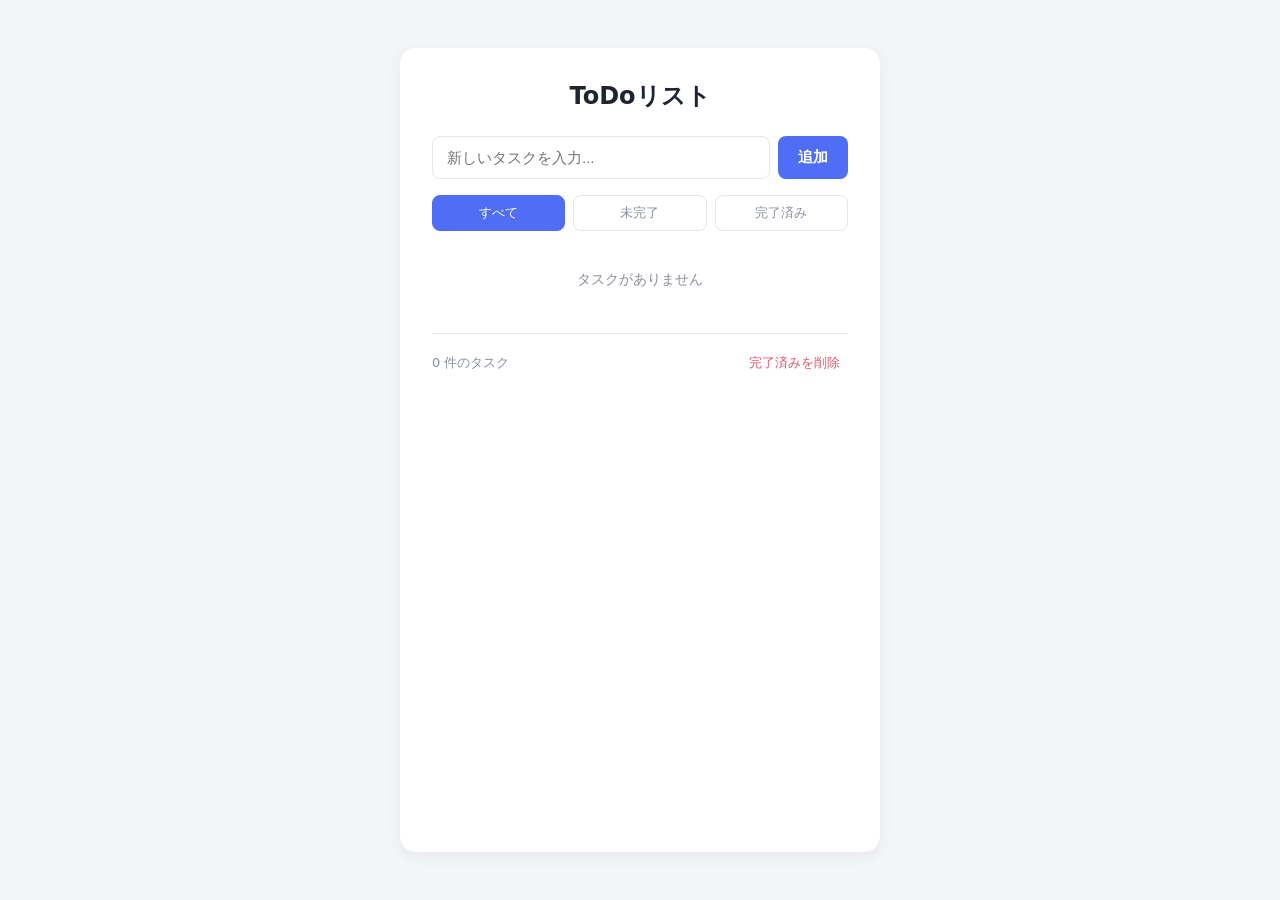
<file: 260921_todo-app/index.html>
<!DOCTYPE html>
<html lang="ja">
<head>
<meta charset="UTF-8">
<meta name="viewport" content="width=device-width, initial-scale=1.0">
<title>ToDoリスト</title>
<link rel="stylesheet" href="style.css">
</head>
<body>
  <div class="app">
    <h1>ToDoリスト</h1>

    <form id="todo-form" class="todo-form">
      <input
        type="text"
        id="todo-input"
        class="todo-input"
        placeholder="新しいタスクを入力..."
        autocomplete="off"
      >
      <button type="submit" class="add-btn">追加</button>
    </form>

    <div class="filters">
      <button class="filter-btn active" data-filter="all">すべて</button>
      <button class="filter-btn" data-filter="active">未完了</button>
      <button class="filter-btn" data-filter="completed">完了済み</button>
    </div>

    <ul id="todo-list" class="todo-list"></ul>

    <p id="empty-message" class="empty-message">タスクがありません</p>

    <div class="footer">
      <span id="items-left">0 件のタスク</span>
      <button id="clear-completed" class="clear-btn">完了済みを削除</button>
    </div>
  </div>

  <script src="script.js"></script>
</body>
</html>
</file>
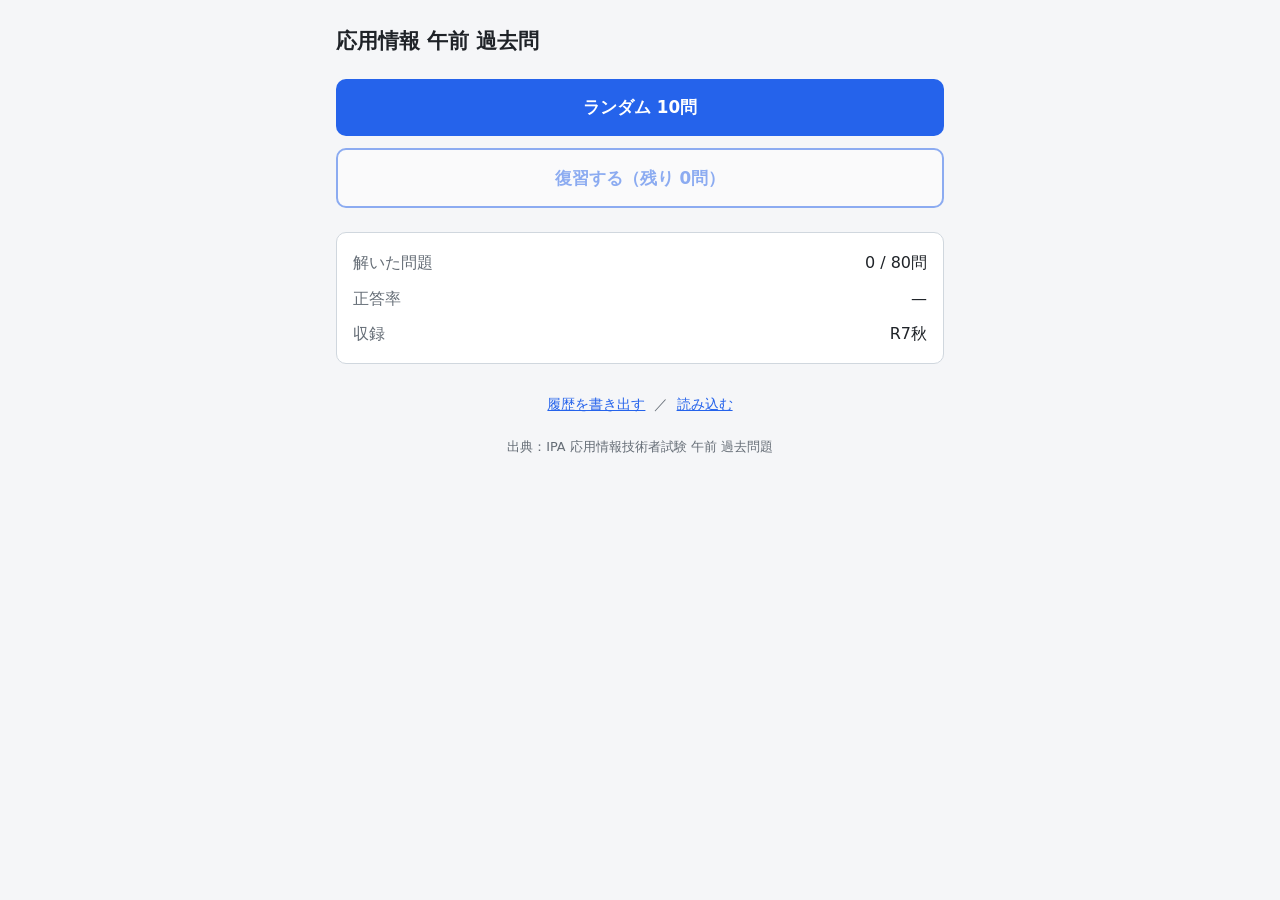
<file: 260926_kakomon-app/index.html>
<!DOCTYPE html>
<html lang="ja">
<head>
  <meta charset="UTF-8">
  <meta name="viewport" content="width=device-width, initial-scale=1.0">
  <meta name="theme-color" content="#2563eb">
  <title>応用情報 午前 過去問</title>
  <link rel="manifest" href="manifest.webmanifest">
  <link rel="icon" href="icon-192.png">
  <link rel="apple-touch-icon" href="icon-192.png">
  <link rel="stylesheet" href="style.css">
  <script type="module" src="app.js"></script>
</head>
<body>
  <!-- ホーム -->
  <section id="home" class="screen" hidden>
    <h1>応用情報 午前 過去問</h1>
    <div class="main-actions">
      <button id="startRandom" class="primary big">ランダム 10問</button>
      <button id="startReview" class="secondary big">復習する（残り <span id="reviewCount">0</span>問）</button>
    </div>
    <dl class="stats">
      <div><dt>解いた問題</dt><dd><span id="answeredCount">0</span> / <span id="totalCount">0</span>問</dd></div>
      <div><dt>正答率</dt><dd id="accuracy">—</dd></div>
      <div><dt>収録</dt><dd id="exams"></dd></div>
    </dl>
    <div class="backup">
      <button id="exportBtn" class="link">履歴を書き出す</button>
      <span aria-hidden="true">／</span>
      <button id="importBtn" class="link">読み込む</button>
      <input id="importFile" type="file" accept="application/json,.json" hidden>
    </div>
    <p class="source">出典：IPA 応用情報技術者試験 午前 過去問題</p>
  </section>

  <!-- 出題 -->
  <section id="quiz" class="screen" hidden>
    <div class="quiz-header">
      <span id="progress"></span>
      <span id="origin" class="origin"></span>
      <button id="quitBtn" class="link">中断</button>
    </div>
    <p id="questionText" class="question"></p>
    <div id="figures" class="figures"></div>
    <div id="choices" class="choices"></div>
    <p id="feedback" class="feedback" hidden></p>
    <button id="nextBtn" class="primary big" hidden>次へ</button>
  </section>

  <!-- 結果 -->
  <section id="result" class="screen" hidden>
    <h2 id="score" class="score"></h2>
    <div id="resultList" class="result-list"></div>
    <div class="result-actions">
      <button id="againBtn" class="primary big">もう1セット</button>
      <button id="toReviewBtn" class="secondary big">復習へ</button>
      <button id="homeBtn" class="link">ホームへ</button>
    </div>
  </section>

  <p id="loading" class="loading">読み込み中…</p>

  <!-- 図の拡大表示 -->
  <div id="zoom" class="zoom" hidden><img id="zoomImg" alt=""></div>
</body>
</html>
</file>
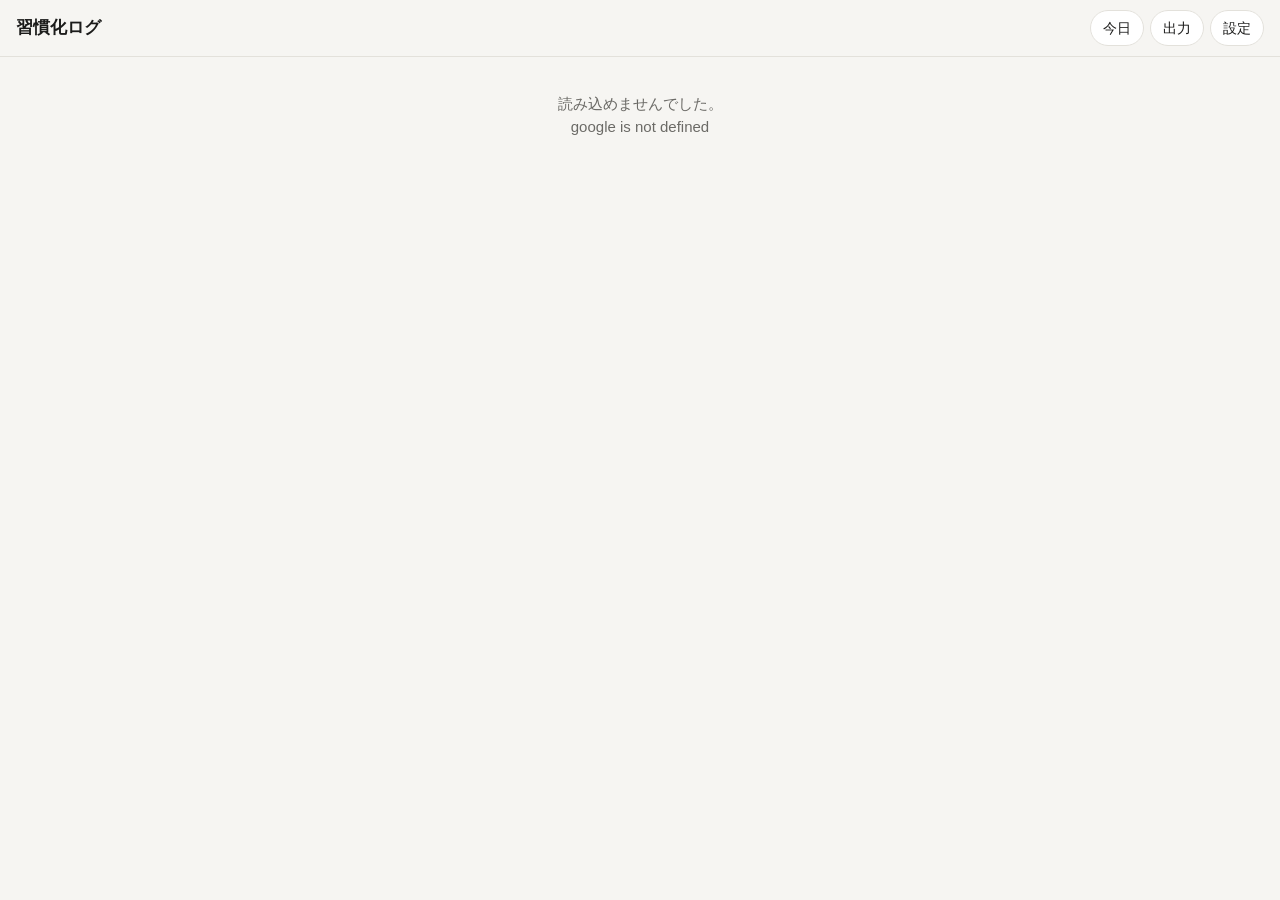
<file: 261003_習慣化＆日記ロガー/gas/index.html>
<!DOCTYPE html>
<html lang="ja">
<head>
<base target="_top">
<meta charset="utf-8">
<meta name="viewport" content="width=device-width, initial-scale=1, viewport-fit=cover">
<title>習慣化ログ</title>
<style>
:root {
  color-scheme: light;
  --bg: #f6f5f2;
  --surface: #ffffff;
  --text: #1b1b1a;
  --muted: #6b6a66;
  --line: #e3e1db;
  --accent: #2a78d6;
  --accent-soft: #e6effb;
  --dot: #9a9893;
  --hl: #fff1bf;
  --hl-mark: #d9a300;
  --danger: #c4332f;
  --ok: #1d7d4f;
  --sat: #2a6fbf;
  --sun: #c4332f;
}
@media (prefers-color-scheme: dark) {
  :root:not([data-theme="light"]) {
    color-scheme: dark;
    --bg: #121211;
    --surface: #1c1c1b;
    --text: #f2f2ee;
    --muted: #a9a8a0;
    --line: #34332f;
    --accent: #3987e5;
    --accent-soft: #1d2d42;
    --dot: #807f78;
    --hl: #4a3c0c;
    --hl-mark: #e3b52e;
    --danger: #ef6a66;
    --ok: #4cc28a;
    --sat: #7fb0ec;
    --sun: #ef7d79;
  }
}
:root[data-theme="dark"] {
  color-scheme: dark;
  --bg: #121211;
  --surface: #1c1c1b;
  --text: #f2f2ee;
  --muted: #a9a8a0;
  --line: #34332f;
  --accent: #3987e5;
  --accent-soft: #1d2d42;
  --dot: #807f78;
  --hl: #4a3c0c;
  --hl-mark: #e3b52e;
  --danger: #ef6a66;
  --ok: #4cc28a;
  --sat: #7fb0ec;
  --sun: #ef7d79;
}
* { box-sizing: border-box; }
html { -webkit-text-size-adjust: 100%; }
body {
  margin: 0;
  background: var(--bg);
  color: var(--text);
  font-family: -apple-system, BlinkMacSystemFont, "Hiragino Sans", "Hiragino Kaku Gothic ProN", "Noto Sans JP", sans-serif;
  font-size: 15px;
  line-height: 1.5;
  padding-bottom: calc(24px + env(safe-area-inset-bottom));
}
button, input, textarea { font: inherit; color: inherit; }
button { cursor: pointer; }
[hidden] { display: none !important; }

.bar {
  position: sticky; top: 0; z-index: 5;
  display: flex; align-items: center; justify-content: space-between; gap: 8px;
  padding: calc(10px + env(safe-area-inset-top)) 16px 10px;
  background: color-mix(in srgb, var(--bg) 92%, transparent);
  backdrop-filter: blur(8px); -webkit-backdrop-filter: blur(8px);
  border-bottom: 1px solid var(--line);
}
.bar h1 { margin: 0; font-size: 17px; }
.bar-actions { display: flex; gap: 6px; }
.btn {
  border: 1px solid var(--line); background: var(--surface);
  border-radius: 999px; padding: 6px 12px; font-size: 14px; min-height: 36px;
}
.btn.primary { background: var(--accent); border-color: var(--accent); color: #fff; font-weight: 600; }
.btn:disabled { opacity: .45; cursor: default; }

main { max-width: 720px; margin: 0 auto; padding: 12px 16px; display: grid; gap: 12px; }
.card { background: var(--surface); border: 1px solid var(--line); border-radius: 14px; padding: 14px; min-width: 0; }
.card h2 { margin: 0; font-size: 16px; }
.muted { color: var(--muted); }
.hint { margin: 4px 0 8px; font-size: 12px; color: var(--muted); }
.message { padding: 24px 4px; text-align: center; color: var(--muted); white-space: pre-wrap; }

/* 数値 */
.stats { display: grid; grid-template-columns: repeat(3, 1fr); gap: 8px; margin-bottom: 12px; }
.stat { background: var(--bg); border-radius: 10px; padding: 8px 10px; }
.stat .label { font-size: 12px; color: var(--muted); }
.stat .value { font-size: 22px; font-weight: 700; font-variant-numeric: tabular-nums; line-height: 1.2; }
.stat .sub { font-size: 12px; color: var(--muted); }

/* グラフ */
.chart-head { display: flex; align-items: center; justify-content: space-between; gap: 8px; flex-wrap: wrap; }
.seg { display: inline-flex; border: 1px solid var(--line); border-radius: 999px; padding: 2px; }
.seg button { border: 0; background: none; border-radius: 999px; padding: 4px 12px; font-size: 13px; min-height: 30px; color: var(--muted); }
.seg button[aria-selected="true"] { background: var(--accent-soft); color: var(--text); font-weight: 600; }
.legend { display: flex; gap: 14px; font-size: 12px; color: var(--muted); margin: 8px 0 2px; }
.legend span { display: inline-flex; align-items: center; gap: 5px; }
.lg-dot { width: 8px; height: 8px; border-radius: 50%; background: var(--dot); }
.lg-line { width: 16px; height: 2px; border-radius: 1px; background: var(--accent); }
.chart { position: relative; height: 200px; touch-action: pan-y; }
.chart svg { display: block; width: 100%; height: 100%; }
.chart .grid { stroke: var(--line); stroke-width: 1; }
.chart .axis { fill: var(--muted); font-size: 11px; }
.chart .ma { fill: none; stroke: var(--accent); stroke-width: 2; stroke-linejoin: round; stroke-linecap: round; }
.chart .pt { fill: var(--dot); stroke: var(--surface); stroke-width: 1.5; }
.chart .pt.live { fill: var(--surface); stroke: var(--dot); stroke-width: 2; }
.chart .cross { stroke: var(--muted); stroke-width: 1; stroke-dasharray: 3 3; }
.chart .hma { fill: var(--accent); stroke: var(--surface); stroke-width: 2; }
.tip {
  position: absolute; top: 0; pointer-events: none;
  background: var(--surface); border: 1px solid var(--line); border-radius: 8px;
  box-shadow: 0 4px 14px rgba(0,0,0,.12);
  padding: 6px 9px; font-size: 12px; line-height: 1.45; white-space: nowrap;
}
.tip b { font-variant-numeric: tabular-nums; }

/* 表 */
.table-wrap { max-height: 380px; overflow: auto; border: 1px solid var(--line); border-radius: 10px; -webkit-overflow-scrolling: touch; }
table.grid { border-collapse: separate; border-spacing: 0; width: 100%; font-size: 13px; }
.grid th, .grid td { border-bottom: 1px solid var(--line); text-align: center; padding: 0; }
.grid thead th {
  position: sticky; top: 0; z-index: 2; background: var(--surface);
  font-size: 11px; font-weight: 600; color: var(--muted); padding: 6px 3px; line-height: 1.25;
  min-width: 52px; max-width: 72px; word-break: break-all; vertical-align: bottom;
}
.grid .dcol { position: sticky; left: 0; z-index: 1; background: var(--surface); text-align: left; padding: 0 6px; min-width: 64px; white-space: nowrap; font-weight: 400; }
.grid thead .dcol { z-index: 3; }
.grid .rcol { min-width: 42px; color: var(--muted); font-variant-numeric: tabular-nums; font-size: 12px; }
.grid tbody td, .grid tbody th { height: 38px; }
.grid tr.wk > * { border-bottom: 2px solid var(--line); }
.grid tr.live > * { background: var(--accent-soft); }
.grid .wd { font-size: 11px; color: var(--muted); margin-left: 3px; }
.grid .w6 { color: var(--sat); }
.grid .w0 { color: var(--sun); }
.grid .live-tag { font-size: 10px; color: var(--accent); margin-left: 4px; font-weight: 700; }
.grid td.ok { color: var(--accent); font-weight: 700; font-size: 15px; }
.grid td .no { color: var(--line); }
.grid td.na { color: var(--muted); opacity: .5; }
.grid td.hc { background: var(--hl); position: relative; cursor: pointer; }
.grid tr.live td.hc { background: var(--hl); }
.grid td.hc::after {
  content: ""; position: absolute; top: 0; right: 0;
  border-style: solid; border-width: 0 9px 9px 0; border-color: transparent var(--hl-mark) transparent transparent;
}
.more { margin-top: 8px; width: 100%; }

/* 今日の入力 */
.input-head { display: flex; align-items: baseline; justify-content: space-between; gap: 8px; margin-bottom: 6px; }
.entry { border-top: 1px solid var(--line); padding: 10px 0; }
.entry:first-child { border-top: 0; }
.check { display: flex; align-items: center; gap: 10px; min-height: 40px; cursor: pointer; }
.check input { width: 24px; height: 24px; margin: 0; accent-color: var(--accent); flex: none; }
.check .name { font-weight: 600; font-size: 16px; }
.entry textarea {
  display: block; width: 100%; margin-top: 6px; resize: none; overflow: hidden;
  border: 1px solid var(--line); border-radius: 10px; background: var(--bg);
  padding: 8px 10px; font-size: 16px; line-height: 1.5; min-height: 42px;
}
.entry textarea:focus { outline: 2px solid var(--accent); outline-offset: -1px; }
.status { font-size: 12px; color: var(--muted); min-height: 18px; margin-top: 3px; text-align: right; }
.status.err { color: var(--danger); cursor: pointer; text-decoration: underline; }
.status.ok { color: var(--ok); }

/* 設定・出力（全画面シート） */
.sheet { position: fixed; inset: 0; z-index: 20; background: var(--bg); overflow: auto; -webkit-overflow-scrolling: touch; }
.sheet-head {
  position: sticky; top: 0; z-index: 1; display: flex; align-items: center; justify-content: space-between;
  padding: calc(10px + env(safe-area-inset-top)) 16px 10px; background: var(--bg); border-bottom: 1px solid var(--line);
}
.sheet-head h2 { margin: 0; font-size: 17px; }
.sheet-body { max-width: 720px; margin: 0 auto; padding: 12px 16px calc(24px + env(safe-area-inset-bottom)); display: grid; gap: 12px; }
.sheet.busy .sheet-body { opacity: .6; pointer-events: none; }
.items { list-style: none; margin: 8px 0 0; padding: 0; }
.items li { display: flex; align-items: center; gap: 6px; padding: 6px 0; border-top: 1px solid var(--line); }
.items li:first-child { border-top: 0; }
.items input { flex: 1; min-width: 0; border: 1px solid var(--line); border-radius: 8px; padding: 8px 10px; background: var(--surface); font-size: 16px; }
.icon { border: 1px solid var(--line); background: var(--surface); border-radius: 8px; min-width: 38px; min-height: 38px; font-size: 15px; }
.icon:disabled { opacity: .35; }
.icon.danger { color: var(--danger); padding: 0 8px; font-size: 13px; }
.add-row { display: flex; gap: 6px; margin-top: 10px; }
.add-row input { flex: 1; min-width: 0; border: 1px solid var(--line); border-radius: 8px; padding: 8px 10px; background: var(--surface); font-size: 16px; }
.ended li { display: block; color: var(--muted); font-size: 14px; }
.field { display: grid; grid-template-columns: auto 1fr; align-items: center; gap: 8px 12px; margin-top: 10px; }
.field input { border: 1px solid var(--line); border-radius: 8px; padding: 8px 10px; background: var(--surface); font-size: 16px; min-width: 0; width: 100%; }
.result { margin-top: 10px; font-size: 14px; word-break: break-all; }
a { color: var(--accent); }

/* コメント表示 */
.modal { position: fixed; inset: 0; z-index: 30; background: rgba(0,0,0,.4); display: flex; align-items: flex-end; justify-content: center; padding: 16px; }
.modal-box {
  background: var(--surface); border-radius: 16px; width: 100%; max-width: 560px; max-height: 75vh; overflow: auto;
  padding: 16px; margin-bottom: env(safe-area-inset-bottom);
}
.modal-box h3 { margin: 0 0 2px; font-size: 16px; }
.modal-box .meta { font-size: 13px; color: var(--muted); margin-bottom: 10px; }
.modal-box .body { white-space: pre-wrap; word-break: break-word; font-size: 15px; }
.modal-box .btn { margin-top: 14px; width: 100%; }

.toast {
  position: fixed; left: 50%; bottom: calc(20px + env(safe-area-inset-bottom)); transform: translateX(-50%);
  z-index: 40; background: var(--text); color: var(--bg); border-radius: 10px; padding: 10px 14px;
  font-size: 14px; max-width: calc(100% - 32px); box-shadow: 0 6px 20px rgba(0,0,0,.2);
}
</style>
</head>
<body>
<header class="bar">
  <h1>習慣化ログ</h1>
  <div class="bar-actions">
    <button class="btn" id="btnToday" type="button">今日</button>
    <button class="btn" id="btnExport" type="button">出力</button>
    <button class="btn" id="btnSettings" type="button">設定</button>
  </div>
</header>

<main>
  <div class="message" id="message">読み込み中…</div>

  <section class="card" id="dash" hidden>
    <div class="stats" id="stats"></div>
    <div class="chart-head">
      <h2>達成率</h2>
      <div class="seg" role="tablist" id="rangeTabs">
        <button type="button" role="tab" data-range="7">7日</button>
        <button type="button" role="tab" data-range="30">30日</button>
        <button type="button" role="tab" data-range="90">90日</button>
      </div>
    </div>
    <div class="legend"><span><i class="lg-dot"></i>日別</span><span><i class="lg-line"></i>7日移動平均</span></div>
    <div class="chart" id="chart"></div>
  </section>

  <section class="card" id="tableCard" hidden>
    <h2>日ごとの状況</h2>
    <p class="hint">✓＝実施。黄色のセルはコメントあり（タップで表示）</p>
    <div class="table-wrap"><table class="grid" id="grid"></table></div>
    <button class="btn more" id="more" type="button">もっと見る</button>
  </section>

  <section class="card" id="input" hidden>
    <div class="input-head">
      <h2>今日の記録</h2>
      <span class="muted" id="todayLabel"></span>
    </div>
    <div id="entries"></div>
    <p class="hint">入力は自動で保存されます。23:59 で確定し、翌日は空欄から始まります。</p>
  </section>
</main>

<div class="sheet" id="settingsSheet" hidden>
  <div class="sheet-head"><h2>設定</h2><button class="btn" type="button" data-close>閉じる</button></div>
  <div class="sheet-body">
    <section class="card">
      <h2>項目</h2>
      <p class="hint">名前を書き換えて欄の外をタップすると保存されます。「終了」した項目は明日から入力欄と達成率の計算から外れます（過去の記録は残ります）。</p>
      <ul class="items" id="itemList"></ul>
      <div class="add-row">
        <input id="newItem" type="text" maxlength="30" placeholder="新しい項目名" enterkeyhint="done">
        <button class="btn primary" id="addItem" type="button">追加</button>
      </div>
    </section>
    <section class="card" id="endedCard">
      <h2>終了した項目</h2>
      <ul class="items ended" id="endedList"></ul>
    </section>
  </div>
</div>

<div class="sheet" id="exportSheet" hidden>
  <div class="sheet-head"><h2>CSV出力</h2><button class="btn" type="button" data-close>閉じる</button></div>
  <div class="sheet-body">
    <section class="card">
      <h2>期間を指定して出力</h2>
      <p class="hint">Google Drive の「習慣化ログ」フォルダに保存します。今日の分は入力中の内容で出力します。</p>
      <div class="field">
        <label for="from">開始日</label><input id="from" type="date">
        <label for="to">終了日</label><input id="to" type="date">
      </div>
      <button class="btn primary more" id="doExport" type="button">出力する</button>
      <div class="result" id="exportResult"></div>
    </section>
    <section class="card">
      <h2>週次の自動出力</h2>
      <p class="hint" id="weeklyInfo"></p>
      <a id="folderLink" target="_blank" rel="noopener">「習慣化ログ」フォルダを開く</a>
    </section>
  </div>
</div>

<div class="modal" id="commentModal" hidden>
  <div class="modal-box" role="dialog" aria-modal="true" aria-labelledby="cmTitle">
    <h3 id="cmTitle"></h3>
    <div class="meta" id="cmMeta"></div>
    <div class="body" id="cmBody"></div>
    <button class="btn" type="button" data-close>閉じる</button>
  </div>
</div>

<div class="toast" id="toast" hidden></div>

<script>
(function () {
  'use strict';

  var S = {
    data: null,       // サーバーから受け取った全データ
    range: 30,        // グラフの期間
    tableLimit: 30,   // 表に出す日数
    drafts: {},       // 今日の入力のうち、まだサーバーに保存し終えていないもの
    sv: {},           // 項目ごとの保存状態 {timer, dirty, inflight, failed}
    entrySig: '',     // 今日の入力欄の構成（項目が変わったときだけ作り直す）
    reloading: false,
  };
  var WD = ['日', '月', '火', '水', '木', '金', '土'];
  var SAVE_DELAY = 1500;

  function $(s) { return document.querySelector(s); }
  function esc(s) {
    return String(s).replace(/[&<>"']/g, function (c) {
      return { '&': '&amp;', '<': '&lt;', '>': '&gt;', '"': '&quot;', "'": '&#39;' }[c];
    });
  }
  function parse(s) { var a = s.split('-').map(Number); return new Date(Date.UTC(a[0], a[1] - 1, a[2])); }
  function dow(s) { return parse(s).getUTCDay(); }
  function md(s) { var d = parse(s); return (d.getUTCMonth() + 1) + '/' + d.getUTCDate(); }
  function mdw(s) { return md(s) + '(' + WD[dow(s)] + ')'; }
  function addDays(s, n) { var d = parse(s); d.setUTCDate(d.getUTCDate() + n); return d.toISOString().slice(0, 10); }
  function mondayOf(s) { return addDays(s, -((dow(s) + 6) % 7)); }
  function jstToday() {
    return new Intl.DateTimeFormat('en-CA', { timeZone: 'Asia/Tokyo', year: 'numeric', month: '2-digit', day: '2-digit' }).format(new Date());
  }
  function pct(x) { return Math.round(x * 100) + '%'; }
  function rateOf(d) { return d.total ? d.done / d.total : 0; }
  function byOrder(a, b) { return a.order - b.order; }
  function activeOn(date) {
    return S.data.items.filter(function (it) { return it.start <= date && (!it.end || date <= it.end); }).sort(byOrder);
  }
  function todayDay() { return S.data.days[S.data.days.length - 1]; }
  function itemById(id) { return S.data.items.filter(function (it) { return it.id === id; })[0]; }

  function call(fn) {
    var args = Array.prototype.slice.call(arguments, 1);
    return new Promise(function (resolve, reject) {
      var r = google.script.run.withSuccessHandler(resolve).withFailureHandler(reject);
      r[fn].apply(r, args);
    });
  }
  function errText(e) { return (e && e.message) ? e.message.replace(/^Exception:\s*/, '') : String(e); }

  var toastTimer;
  function toast(msg) {
    var el = $('#toast');
    el.textContent = msg;
    el.hidden = false;
    clearTimeout(toastTimer);
    toastTimer = setTimeout(function () { el.hidden = true; }, 3500);
  }

  // ---- データの読み込み ----

  function recomputeToday() {
    var t = todayDay();
    var act = activeOn(t.date);
    t.total = act.length;
    t.done = act.filter(function (it) { return t.cells[it.id] && t.cells[it.id][0]; }).length;
  }

  function applyData(data) {
    S.data = data;
    var t = todayDay();
    // 保存待ちの入力は、サーバーの値より手元の値を優先する
    Object.keys(S.drafts).forEach(function (id) {
      t.cells[id] = [S.drafts[id].done ? 1 : 0, S.drafts[id].comment];
    });
    recomputeToday();
    render();
  }

  function load() {
    return call('getAppData').then(function (data) {
      $('#message').hidden = true;
      ['#dash', '#tableCard', '#input'].forEach(function (s) { $(s).hidden = false; });
      applyData(data);
    }).catch(function (e) {
      $('#message').hidden = false;
      $('#message').textContent = '読み込めませんでした。\n' + errText(e);
    });
  }

  function render() {
    renderStats();
    renderChart();
    renderTable();
    renderEntries();
    if (!$('#settingsSheet').hidden) renderSettings();
  }

  function renderDash() {
    renderStats();
    renderChart();
    renderTable();
  }

  // ---- 数値 ----

  function avgRate(days) {
    if (!days.length) return 0;
    return days.reduce(function (s, d) { return s + rateOf(d); }, 0) / days.length;
  }

  function renderStats() {
    var ds = S.data.days;
    var t = todayDay();
    var last7 = ds.slice(-7);
    var last30 = ds.slice(-30);
    $('#stats').innerHTML =
      '<div class="stat"><div class="label">今日</div><div class="value">' + pct(rateOf(t)) + '</div><div class="sub">' + t.done + ' / ' + t.total + ' 項目</div></div>' +
      '<div class="stat"><div class="label">直近7日</div><div class="value">' + pct(avgRate(last7)) + '</div><div class="sub">' + last7.length + '日の平均</div></div>' +
      '<div class="stat"><div class="label">直近30日</div><div class="value">' + pct(avgRate(last30)) + '</div><div class="sub">' + last30.length + '日の平均</div></div>';
  }

  // ---- グラフ（日別の点＋7日移動平均の線） ----

  function chartPoints() {
    var all = S.data.days;
    var n = Math.min(S.range, all.length);
    var off = all.length - n;
    var pts = [];
    for (var i = 0; i < n; i++) {
      var k = off + i;
      var sum = 0, c = 0;
      for (var j = Math.max(0, k - 6); j <= k; j++) { sum += rateOf(all[j]); c++; }
      pts.push({ d: all[k], r: rateOf(all[k]), ma: sum / c });
    }
    return pts;
  }

  function renderChart() {
    var el = $('#chart');
    var W = el.clientWidth || 320, H = el.clientHeight || 200;
    var L = 36, R = 10, T = 10, B = 24;
    var w = W - L - R, h = H - T - B;
    var pts = chartPoints();
    var n = pts.length;
    function x(i) { return L + (n === 1 ? w / 2 : i * w / (n - 1)); }
    function y(v) { return T + (1 - v) * h; }

    var g = '';
    [0, 0.25, 0.5, 0.75, 1].forEach(function (v) {
      g += '<line class="grid" x1="' + L + '" x2="' + (W - R) + '" y1="' + y(v) + '" y2="' + y(v) + '"/>';
      if (v === 0 || v === 0.5 || v === 1) {
        g += '<text class="axis" x="' + (L - 6) + '" y="' + (y(v) + 4) + '" text-anchor="end">' + pct(v) + '</text>';
      }
    });
    var lab = [0, Math.floor((n - 1) / 2), n - 1].filter(function (v, i, a) { return a.indexOf(v) === i; });
    lab.forEach(function (i) {
      var anchor = n === 1 ? 'middle' : (i === 0 ? 'start' : (i === n - 1 ? 'end' : 'middle'));
      g += '<text class="axis" x="' + x(i) + '" y="' + (H - 6) + '" text-anchor="' + anchor + '">' + md(pts[i].d.date) + '</text>';
    });
    var path = pts.map(function (p, i) { return (i ? 'L' : 'M') + x(i).toFixed(1) + ',' + y(p.ma).toFixed(1); }).join('');
    var r = n > 45 ? 2.5 : 4;
    var dots = pts.map(function (p, i) {
      return '<circle class="pt' + (p.d.live ? ' live' : '') + '" cx="' + x(i).toFixed(1) + '" cy="' + y(p.r).toFixed(1) + '" r="' + r + '"/>';
    }).join('');

    el.innerHTML =
      '<svg viewBox="0 0 ' + W + ' ' + H + '" role="img" aria-label="達成率の推移（直近' + n + '日）">' + g +
      (n > 1 ? '<path class="ma" d="' + path + '"/>' : '') + dots +
      '<line class="cross" id="cross" y1="' + T + '" y2="' + (T + h) + '" visibility="hidden"/>' +
      '<circle class="hma" id="hma" r="4.5" visibility="hidden"/>' +
      '<rect x="' + L + '" y="0" width="' + w + '" height="' + H + '" fill="transparent" id="hit"/>' +
      '</svg><div class="tip" id="tip" hidden></div>';

    var hit = $('#hit'), cross = $('#cross'), hma = $('#hma'), tip = $('#tip');
    function show(ev) {
      var box = el.getBoundingClientRect();
      var px = ev.clientX - box.left;
      var i = n === 1 ? 0 : Math.round((px - L) / w * (n - 1));
      i = Math.max(0, Math.min(n - 1, i));
      var p = pts[i];
      cross.setAttribute('x1', x(i)); cross.setAttribute('x2', x(i)); cross.setAttribute('visibility', 'visible');
      hma.setAttribute('cx', x(i)); hma.setAttribute('cy', y(p.ma)); hma.setAttribute('visibility', 'visible');
      tip.innerHTML = '<div>' + mdw(p.d.date) + (p.d.live ? '　入力中' : '') + '</div>' +
        '<div>日別 <b>' + pct(p.r) + '</b>（' + p.d.done + '/' + p.d.total + '）</div>' +
        '<div>7日平均 <b>' + pct(p.ma) + '</b></div>';
      tip.hidden = false;
      var tw = tip.offsetWidth;
      tip.style.left = Math.max(0, Math.min(W - tw, x(i) - tw / 2)) + 'px';
      tip.style.top = (y(Math.max(p.r, p.ma)) > H / 2 ? 0 : H - tip.offsetHeight - B) + 'px';
    }
    function hide() {
      cross.setAttribute('visibility', 'hidden');
      hma.setAttribute('visibility', 'hidden');
      tip.hidden = true;
    }
    hit.addEventListener('pointerdown', show);
    hit.addEventListener('pointermove', show);
    hit.addEventListener('pointerleave', hide);
    hit.addEventListener('pointercancel', hide);
  }

  // ---- 表 ----

  function tableColumns(shown) {
    var oldest = shown[0].date, newest = shown[shown.length - 1].date;
    return S.data.items.filter(function (it) {
      return it.start <= newest && (!it.end || (it.end >= oldest && it.end >= it.start));
    }).sort(function (a, b) {
      if (!!a.end !== !!b.end) return a.end ? 1 : -1;
      return a.end ? b.end.localeCompare(a.end) : a.order - b.order;
    });
  }

  function renderTable() {
    var ds = S.data.days;
    var shown = ds.slice(-S.tableLimit);
    var cols = tableColumns(shown);
    var h = '<thead><tr><th class="dcol">日付</th><th class="rcol">率</th>' +
      cols.map(function (it) { return '<th>' + esc(it.name) + '</th>'; }).join('') + '</tr></thead><tbody>';
    shown.slice().reverse().forEach(function (d) {
      var w = dow(d.date);
      h += '<tr class="' + (d.live ? 'live ' : '') + (w === 1 ? 'wk' : '') + '">' +
        '<th class="dcol">' + md(d.date) + '<span class="wd w' + w + '">' + WD[w] + '</span>' +
        (d.live ? '<span class="live-tag">今日</span>' : '') + '</th>' +
        '<td class="rcol">' + (d.total ? pct(rateOf(d)) : '–') + '</td>';
      cols.forEach(function (it) {
        if (!(it.start <= d.date && (!it.end || d.date <= it.end))) { h += '<td class="na">–</td>'; return; }
        var c = d.cells[it.id];
        var done = c && c[0];
        var com = c && c[1];
        h += '<td class="' + (done ? 'ok' : '') + (com ? ' hc' : '') + '"' +
          (com ? ' data-date="' + d.date + '" data-id="' + esc(it.id) + '" tabindex="0" role="button" aria-label="' + esc(it.name) + 'のコメントを表示"' : '') + '>' +
          (done ? '✓' : '<span class="no">・</span>') + '</td>';
      });
      h += '</tr>';
    });
    $('#grid').innerHTML = h + '</tbody>';
    $('#more').hidden = S.tableLimit >= ds.length;
  }

  function openComment(date, id) {
    var d = S.data.days.filter(function (x) { return x.date === date; })[0];
    var it = itemById(id);
    var c = d && d.cells[id];
    if (!c) return;
    $('#cmTitle').textContent = it ? it.name : '';
    $('#cmMeta').textContent = mdw(date) + '・' + (c[0] ? '実施' : '未実施') + (d.live ? '・入力中' : '');
    $('#cmBody').textContent = c[1];
    $('#commentModal').hidden = false;
  }

  // ---- 今日の入力 ----

  function autosize(ta) {
    ta.style.height = 'auto';
    ta.style.height = ta.scrollHeight + 2 + 'px';
  }

  function renderEntries() {
    var t = todayDay();
    $('#todayLabel').textContent = t.date.replace(/-/g, '/') + '(' + WD[dow(t.date)] + ')';
    var act = activeOn(t.date);
    var sig = t.date + '|' + act.map(function (it) { return it.id + ':' + it.name; }).join('|');
    if (sig === S.entrySig) return;
    S.entrySig = sig;
    $('#entries').innerHTML = act.map(function (it) {
      var c = t.cells[it.id] || [0, ''];
      return '<div class="entry" data-id="' + esc(it.id) + '">' +
        '<label class="check"><input type="checkbox"' + (c[0] ? ' checked' : '') + '><span class="name">' + esc(it.name) + '</span></label>' +
        '<textarea rows="1" maxlength="5000" placeholder="コメント（任意）">' + esc(c[1]) + '</textarea>' +
        '<div class="status" aria-live="polite"></div></div>';
    }).join('');
    Array.prototype.forEach.call(document.querySelectorAll('#entries textarea'), autosize);
    Object.keys(S.sv).forEach(function (id) {
      var s = S.sv[id];
      if (s.inflight) setStatus(id, '保存中…', '');
      else if (s.failed) setStatus(id, '保存できませんでした。タップで再保存', 'err');
      else if (s.dirty) setStatus(id, '未保存', '');
    });
  }

  function entryEl(id) {
    return document.querySelector('.entry[data-id="' + CSS.escape(id) + '"]');
  }

  function setStatus(id, text, cls) {
    var el = entryEl(id);
    if (!el) return;
    var st = el.querySelector('.status');
    st.textContent = text;
    st.className = 'status ' + (cls || '');
  }

  // 入力欄の内容を手元のデータに反映する
  function takeDraft(id) {
    var el = entryEl(id);
    var d = { done: el.querySelector('input').checked, comment: el.querySelector('textarea').value };
    S.drafts[id] = d;
    todayDay().cells[id] = [d.done ? 1 : 0, d.comment];
    recomputeToday();
  }

  function sv(id) { return S.sv[id] || (S.sv[id] = {}); }

  function scheduleSave(id, delay) {
    var s = sv(id);
    s.dirty = true;
    s.failed = false;
    clearTimeout(s.timer);
    if (!s.inflight) setStatus(id, '未保存', '');
    s.timer = setTimeout(function () { flush(id); }, delay);
  }

  function flush(id) {
    var s = sv(id);
    clearTimeout(s.timer);
    s.timer = null;
    if (!s.dirty || s.inflight) return;
    var d = S.drafts[id];
    if (!d) { s.dirty = false; return; }
    s.dirty = false;
    s.inflight = true;
    setStatus(id, '保存中…', '');
    call('saveEntry', S.data.today, id, d.done, d.comment).then(function (res) {
      s.inflight = false;
      if (s.dirty) { flush(id); return; }
      delete S.drafts[id];
      setStatus(id, '保存済み ' + res.savedAt.slice(11, 16), 'ok');
      renderDash();
    }).catch(function (e) {
      s.inflight = false;
      if (errText(e).indexOf('DATE_CHANGED') >= 0) { dateChanged(); return; }
      s.dirty = true;
      s.failed = true;
      setStatus(id, '保存できませんでした。タップで再保存', 'err');
      toast(errText(e));
    });
  }

  function hasPending() {
    return Object.keys(S.sv).some(function (id) { var s = S.sv[id]; return s.dirty || s.inflight; });
  }

  function flushAll() {
    Object.keys(S.sv).forEach(function (id) {
      if (S.sv[id].dirty) { S.sv[id].failed = false; flush(id); }
    });
  }

  function dateChanged() {
    if (S.reloading) return;
    S.reloading = true;
    Object.keys(S.sv).forEach(function (id) { clearTimeout(S.sv[id].timer); });
    S.sv = {};
    S.drafts = {};
    toast('日付が変わりました。前日の記録は確定済みです。今日の画面を読み込み直します。');
    load().then(function () { S.reloading = false; });
  }

  // ---- 設定 ----

  function renderSettings() {
    var today = S.data.today;
    var act = S.data.items.filter(function (it) { return !it.end; }).sort(byOrder);
    var ended = S.data.items.filter(function (it) { return it.end && it.end >= it.start; })
      .sort(function (a, b) { return b.end.localeCompare(a.end); });
    $('#itemList').innerHTML = act.map(function (it, i) {
      return '<li data-id="' + esc(it.id) + '">' +
        '<input class="nm" type="text" maxlength="30" value="' + esc(it.name) + '" aria-label="項目名" enterkeyhint="done">' +
        '<button class="icon" type="button" data-act="up" aria-label="上へ"' + (i === 0 ? ' disabled' : '') + '>↑</button>' +
        '<button class="icon" type="button" data-act="down" aria-label="下へ"' + (i === act.length - 1 ? ' disabled' : '') + '>↓</button>' +
        '<button class="icon danger" type="button" data-act="end">終了</button></li>';
    }).join('');
    $('#endedCard').hidden = ended.length === 0;
    $('#endedList').innerHTML = ended.map(function (it) {
      return '<li>' + esc(it.name) + '<br><span class="muted">' +
        (it.end === today ? '今日まで入力できます（明日から非表示）' : it.start.replace(/-/g, '/') + ' 〜 ' + it.end.replace(/-/g, '/')) +
        '</span></li>';
    }).join('');
  }

  function mutate(fn) {
    var args = Array.prototype.slice.call(arguments, 1);
    var sheet = $('#settingsSheet');
    sheet.classList.add('busy');
    return call.apply(null, [fn].concat(args)).then(function (data) {
      applyData(data);
      renderSettings();
      toast('保存しました');
      return true;
    }).catch(function (e) {
      renderSettings();
      toast(errText(e));
      return false;
    }).then(function (ok) {
      sheet.classList.remove('busy');
      return ok;
    });
  }

  // ---- 出力 ----

  function openExport() {
    var today = S.data.today;
    var start = S.data.days[0].date;
    var from = mondayOf(today);
    if (from < start) from = start;
    ['#from', '#to'].forEach(function (s) { $(s).min = start; $(s).max = today; });
    $('#from').value = from;
    $('#to').value = today;
    $('#exportResult').textContent = '';
    $('#weeklyInfo').textContent = '毎週月曜の0時台に、先週（月〜日）の分を「習慣化ログ_開始日_終了日.csv」として自動で出力します。' +
      (S.data.lastWeeklyExport ? '最後の自動出力：' + S.data.lastWeeklyExport.slice(0, 16).replace(/-/g, '/') : 'まだ自動出力はありません。');
    $('#folderLink').href = S.data.folderUrl || '#';
    $('#exportSheet').hidden = false;
  }

  function doExport() {
    var btn = $('#doExport');
    btn.disabled = true;
    btn.textContent = '出力中…';
    $('#exportResult').textContent = '';
    call('exportRange', $('#from').value, $('#to').value).then(function (res) {
      $('#exportResult').innerHTML = '出力しました（' + res.rows + '行）<br><a target="_blank" rel="noopener" href="' + esc(res.url) + '">' + esc(res.name) + '</a>';
    }).catch(function (e) {
      $('#exportResult').textContent = errText(e);
    }).then(function () {
      btn.disabled = false;
      btn.textContent = '出力する';
    });
  }

  // ---- イベント ----

  $('#rangeTabs').addEventListener('click', function (e) {
    var b = e.target.closest('button[data-range]');
    if (!b) return;
    S.range = Number(b.dataset.range);
    syncTabs();
    renderChart();
  });
  function syncTabs() {
    Array.prototype.forEach.call(document.querySelectorAll('#rangeTabs button'), function (b) {
      b.setAttribute('aria-selected', String(Number(b.dataset.range) === S.range));
    });
  }
  syncTabs();

  $('#grid').addEventListener('click', function (e) {
    var td = e.target.closest('td.hc');
    if (td) openComment(td.dataset.date, td.dataset.id);
  });
  $('#grid').addEventListener('keydown', function (e) {
    var td = e.target.closest('td.hc');
    if (td && (e.key === 'Enter' || e.key === ' ')) { e.preventDefault(); openComment(td.dataset.date, td.dataset.id); }
  });
  $('#more').addEventListener('click', function () { S.tableLimit += 30; renderTable(); });

  $('#entries').addEventListener('change', function (e) {
    if (e.target.type !== 'checkbox') return;
    var id = e.target.closest('.entry').dataset.id;
    takeDraft(id);
    scheduleSave(id, 0);
    renderDash();
  });
  $('#entries').addEventListener('input', function (e) {
    if (e.target.tagName !== 'TEXTAREA') return;
    autosize(e.target);
    var id = e.target.closest('.entry').dataset.id;
    takeDraft(id);
    scheduleSave(id, SAVE_DELAY);
  });
  $('#entries').addEventListener('focusout', function (e) {
    if (e.target.tagName !== 'TEXTAREA') return;
    var id = e.target.closest('.entry').dataset.id;
    if (S.sv[id] && S.sv[id].dirty && !S.sv[id].failed) flush(id);
  });
  $('#entries').addEventListener('click', function (e) {
    var st = e.target.closest('.status.err');
    if (!st) return;
    var id = st.closest('.entry').dataset.id;
    sv(id).failed = false;
    flush(id);
  });

  $('#btnToday').addEventListener('click', function () { $('#input').scrollIntoView({ behavior: 'smooth' }); });
  $('#btnSettings').addEventListener('click', function () {
    if (!S.data) return;
    renderSettings();
    $('#settingsSheet').hidden = false;
  });
  $('#btnExport').addEventListener('click', function () { if (S.data) openExport(); });
  $('#doExport').addEventListener('click', doExport);

  $('#itemList').addEventListener('change', function (e) {
    if (!e.target.classList.contains('nm')) return;
    var id = e.target.closest('li').dataset.id;
    var it = itemById(id);
    var name = e.target.value.trim();
    if (!it || name === it.name) return;
    if (!name) { e.target.value = it.name; toast('項目名を入力してください。'); return; }
    mutate('renameItem', id, name);
  });
  $('#itemList').addEventListener('keydown', function (e) {
    if (e.key === 'Enter' && e.target.classList.contains('nm')) e.target.blur();
  });
  $('#itemList').addEventListener('click', function (e) {
    var b = e.target.closest('button[data-act]');
    if (!b) return;
    var id = b.closest('li').dataset.id;
    var it = itemById(id);
    if (b.dataset.act === 'up') mutate('moveItem', id, -1);
    else if (b.dataset.act === 'down') mutate('moveItem', id, 1);
    else if (b.dataset.act === 'end') {
      var note = it.start === S.data.today
        ? '今日追加した項目なので、今日の入力欄からもすぐに外れます。'
        : '明日から入力欄と達成率の計算から外れます。過去の記録は残ります。';
      if (confirm('「' + it.name + '」を終了しますか？\n' + note)) mutate('endItem', id);
    }
  });
  function addItem() {
    var name = $('#newItem').value.trim();
    if (!name) { toast('項目名を入力してください。'); return; }
    mutate('addItem', name).then(function (ok) { if (ok) $('#newItem').value = ''; });
  }
  $('#addItem').addEventListener('click', addItem);
  $('#newItem').addEventListener('keydown', function (e) { if (e.key === 'Enter') { e.preventDefault(); addItem(); } });

  Array.prototype.forEach.call(document.querySelectorAll('[data-close]'), function (b) {
    b.addEventListener('click', function () { b.closest('.sheet, .modal').hidden = true; });
  });
  $('#commentModal').addEventListener('click', function (e) {
    if (e.target === e.currentTarget) e.currentTarget.hidden = true;
  });

  // ホーム画面のアプリに戻ってきたとき：入力を保存し、日付が変わっていれば読み込み直す
  document.addEventListener('visibilitychange', function () {
    if (document.visibilityState === 'hidden') { flushAll(); return; }
    if (S.data && jstToday() !== S.data.today) {
      if (hasPending()) flushAll();  // サーバー側で DATE_CHANGED になり、読み込み直す
      else dateChanged();
    }
  });
  window.addEventListener('beforeunload', function (e) {
    if (hasPending()) { flushAll(); e.preventDefault(); e.returnValue = ''; }
  });
  var lastW = window.innerWidth;
  window.addEventListener('resize', function () {
    if (S.data && window.innerWidth !== lastW) { lastW = window.innerWidth; renderChart(); }
  });

  load();
})();
</script>
</body>
</html>
</file>
<file: 260921_todo-app/style.css>
:root {
  --bg: #f4f5f7;
  --card-bg: #ffffff;
  --text: #1f2430;
  --text-muted: #8a8f9c;
  --border: #e4e6eb;
  --accent: #4f6df5;
  --accent-hover: #3d59d6;
  --danger: #e0576b;
  --danger-hover: #c8465a;
  --shadow: 0 4px 16px rgba(20, 22, 30, 0.06);
}

* {
  box-sizing: border-box;
}

body {
  margin: 0;
  min-height: 100vh;
  background: var(--bg);
  color: var(--text);
  font-family: "Hiragino Kaku Gothic ProN", "Yu Gothic", "Meiryo", system-ui, sans-serif;
  display: flex;
  justify-content: center;
  padding: 48px 16px;
}

.app {
  width: 100%;
  max-width: 480px;
  background: var(--card-bg);
  border-radius: 16px;
  box-shadow: var(--shadow);
  padding: 32px;
}

h1 {
  margin: 0 0 24px;
  font-size: 24px;
  text-align: center;
}

.todo-form {
  display: flex;
  gap: 8px;
  margin-bottom: 16px;
}

.todo-input {
  flex: 1;
  padding: 12px 14px;
  border: 1px solid var(--border);
  border-radius: 8px;
  font-size: 15px;
  outline: none;
  transition: border-color 0.15s;
}

.todo-input:focus {
  border-color: var(--accent);
}

.add-btn {
  padding: 12px 20px;
  border: none;
  border-radius: 8px;
  background: var(--accent);
  color: #fff;
  font-size: 15px;
  font-weight: 600;
  cursor: pointer;
  transition: background 0.15s;
}

.add-btn:hover {
  background: var(--accent-hover);
}

.filters {
  display: flex;
  gap: 8px;
  margin-bottom: 16px;
}

.filter-btn {
  flex: 1;
  padding: 8px;
  border: 1px solid var(--border);
  border-radius: 8px;
  background: transparent;
  color: var(--text-muted);
  font-size: 13px;
  cursor: pointer;
  transition: all 0.15s;
}

.filter-btn:hover {
  background: var(--bg);
}

.filter-btn.active {
  background: var(--accent);
  border-color: var(--accent);
  color: #fff;
}

.todo-list {
  list-style: none;
  margin: 0;
  padding: 0;
  display: flex;
  flex-direction: column;
  gap: 8px;
}

.todo-item {
  display: flex;
  align-items: center;
  gap: 12px;
  padding: 12px 14px;
  border: 1px solid var(--border);
  border-radius: 8px;
  background: var(--card-bg);
}

.todo-checkbox {
  width: 18px;
  height: 18px;
  flex-shrink: 0;
  accent-color: var(--accent);
  cursor: pointer;
}

.todo-text {
  flex: 1;
  font-size: 15px;
  word-break: break-word;
}

.todo-item.completed .todo-text {
  text-decoration: line-through;
  color: var(--text-muted);
}

.delete-btn {
  flex-shrink: 0;
  border: none;
  background: transparent;
  color: var(--text-muted);
  font-size: 18px;
  line-height: 1;
  cursor: pointer;
  padding: 4px 6px;
  border-radius: 6px;
  transition: all 0.15s;
}

.delete-btn:hover {
  background: rgba(224, 87, 107, 0.1);
  color: var(--danger);
}

.empty-message {
  text-align: center;
  color: var(--text-muted);
  font-size: 14px;
  padding: 24px 0;
  margin: 0;
}

.footer {
  display: flex;
  justify-content: space-between;
  align-items: center;
  margin-top: 20px;
  padding-top: 16px;
  border-top: 1px solid var(--border);
  font-size: 13px;
  color: var(--text-muted);
}

.clear-btn {
  border: none;
  background: transparent;
  color: var(--danger);
  font-size: 13px;
  cursor: pointer;
  padding: 4px 8px;
  border-radius: 6px;
  transition: background 0.15s;
}

.clear-btn:hover {
  background: rgba(224, 87, 107, 0.1);
  color: var(--danger-hover);
}

@media (prefers-color-scheme: dark) {
  :root {
    --bg: #14161c;
    --card-bg: #1e2029;
    --text: #eceef2;
    --text-muted: #8a8f9c;
    --border: #2c2f3a;
    --shadow: 0 4px 16px rgba(0, 0, 0, 0.4);
  }
}
</file>
<file: 260926_kakomon-app/style.css>
:root {
  --bg: #f5f6f8;
  --card: #ffffff;
  --text: #1f2328;
  --muted: #656d76;
  --border: #d0d7de;
  --primary: #2563eb;
  --primary-text: #ffffff;
  --ok: #1a7f37;
  --ok-bg: #dafbe1;
  --ng: #cf222e;
  --ng-bg: #ffebe9;
}

@media (prefers-color-scheme: dark) {
  :root {
    --bg: #0d1117;
    --card: #161b22;
    --text: #e6edf3;
    --muted: #8d96a0;
    --border: #30363d;
    --primary: #3b82f6;
    --ok: #3fb950;
    --ok-bg: #12301b;
    --ng: #f85149;
    --ng-bg: #3b1417;
  }
  /* 図は白地の画像なので、暗い背景でも読めるよう白い台紙に載せる */
  .figures img, .zoom img { background: #fff; }
}

* { box-sizing: border-box; }

[hidden] { display: none !important; }

body {
  margin: 0;
  background: var(--bg);
  color: var(--text);
  font-family: system-ui, -apple-system, "Hiragino Sans", "Noto Sans JP", "Yu Gothic UI", sans-serif;
  line-height: 1.7;
  -webkit-text-size-adjust: 100%;
}

.screen, .loading {
  max-width: 640px;
  margin: 0 auto;
  padding: 16px 16px 48px;
}

.loading { color: var(--muted); }

h1 { font-size: 1.3rem; margin: 8px 0 20px; }

button {
  font: inherit;
  color: inherit;
  cursor: pointer;
}

button:disabled { cursor: default; opacity: 0.5; }

.big {
  display: block;
  width: 100%;
  padding: 14px;
  border-radius: 10px;
  font-size: 1.05rem;
  font-weight: bold;
}

.primary { background: var(--primary); color: var(--primary-text); border: none; }
.secondary { background: var(--card); color: var(--primary); border: 2px solid var(--primary); }
.link { background: none; border: none; color: var(--primary); padding: 4px; text-decoration: underline; }

/* ---------- ホーム ---------- */

.main-actions { display: grid; gap: 12px; }

.stats {
  margin: 24px 0;
  padding: 12px 16px;
  background: var(--card);
  border: 1px solid var(--border);
  border-radius: 10px;
}
.stats div { display: flex; justify-content: space-between; gap: 12px; padding: 4px 0; }
.stats dt { color: var(--muted); }
.stats dd { margin: 0; text-align: right; }

.backup { text-align: center; color: var(--muted); font-size: 0.9rem; }
.source { text-align: center; color: var(--muted); font-size: 0.8rem; margin-top: 16px; }

/* ---------- 出題 ---------- */

.quiz-header {
  display: flex;
  align-items: center;
  gap: 12px;
  font-size: 0.9rem;
  margin-bottom: 8px;
}
.quiz-header .origin { color: var(--muted); flex: 1; }

.question { white-space: pre-wrap; margin: 0 0 12px; }

/* 論理否定の上線と、強調の下線（app.js の richText が付ける） */
.ov { text-decoration: overline; text-decoration-thickness: 1px; }
.ul { text-decoration: underline; text-underline-offset: 3px; }

.figures img {
  display: block;
  max-width: 100%;
  margin: 8px auto;
  border: 1px solid var(--border);
  border-radius: 4px;
  cursor: zoom-in;
}

.choices { display: grid; gap: 10px; margin-top: 16px; }

.choice {
  display: flex;
  gap: 12px;
  align-items: flex-start;
  width: 100%;
  padding: 12px 14px;
  text-align: left;
  background: var(--card);
  border: 2px solid var(--border);
  border-radius: 10px;
  line-height: 1.6;
}
.choice .kana { font-weight: bold; flex: none; }
.choice.kana-only { justify-content: center; font-size: 1.1rem; }
.choice:disabled { opacity: 1; }
.choice.is-answer { border-color: var(--ok); background: var(--ok-bg); }
.choice.is-wrong { border-color: var(--ng); background: var(--ng-bg); }

.feedback { font-weight: bold; font-size: 1.1rem; margin: 16px 0 12px; }
.feedback.ok { color: var(--ok); }
.feedback.ng { color: var(--ng); }

/* ---------- 結果 ---------- */

.score { font-size: 1.6rem; text-align: center; margin: 8px 0 16px; }

.result-list { display: grid; gap: 8px; margin-bottom: 24px; }

.result-item {
  background: var(--card);
  border: 1px solid var(--border);
  border-left: 4px solid var(--ok);
  border-radius: 8px;
}
.result-item.ng { border-left-color: var(--ng); }

.result-item summary {
  display: flex;
  gap: 10px;
  padding: 10px 12px;
  cursor: pointer;
  list-style: none;
}
.result-item summary::-webkit-details-marker { display: none; }
.result-item .mark { font-weight: bold; flex: none; }
.result-item.ok .mark { color: var(--ok); }
.result-item.ng .mark { color: var(--ng); }
.result-item .head { font-size: 0.9rem; }

.result-body { padding: 0 12px 12px; border-top: 1px solid var(--border); }
.answer-line { font-weight: bold; }
.explanation { white-space: pre-wrap; }
.refs { padding-left: 1.2em; font-size: 0.85rem; word-break: break-all; }
.refs a { color: var(--primary); }

.result-actions { display: grid; gap: 12px; text-align: center; }

/* ---------- 図の拡大表示 ---------- */

.zoom {
  position: fixed;
  inset: 0;
  background: rgba(0, 0, 0, 0.85);
  overflow: auto;
  padding: 16px;
  z-index: 10;
  cursor: zoom-out;
}
.zoom img { display: block; margin: auto; max-width: none; }
</file>
